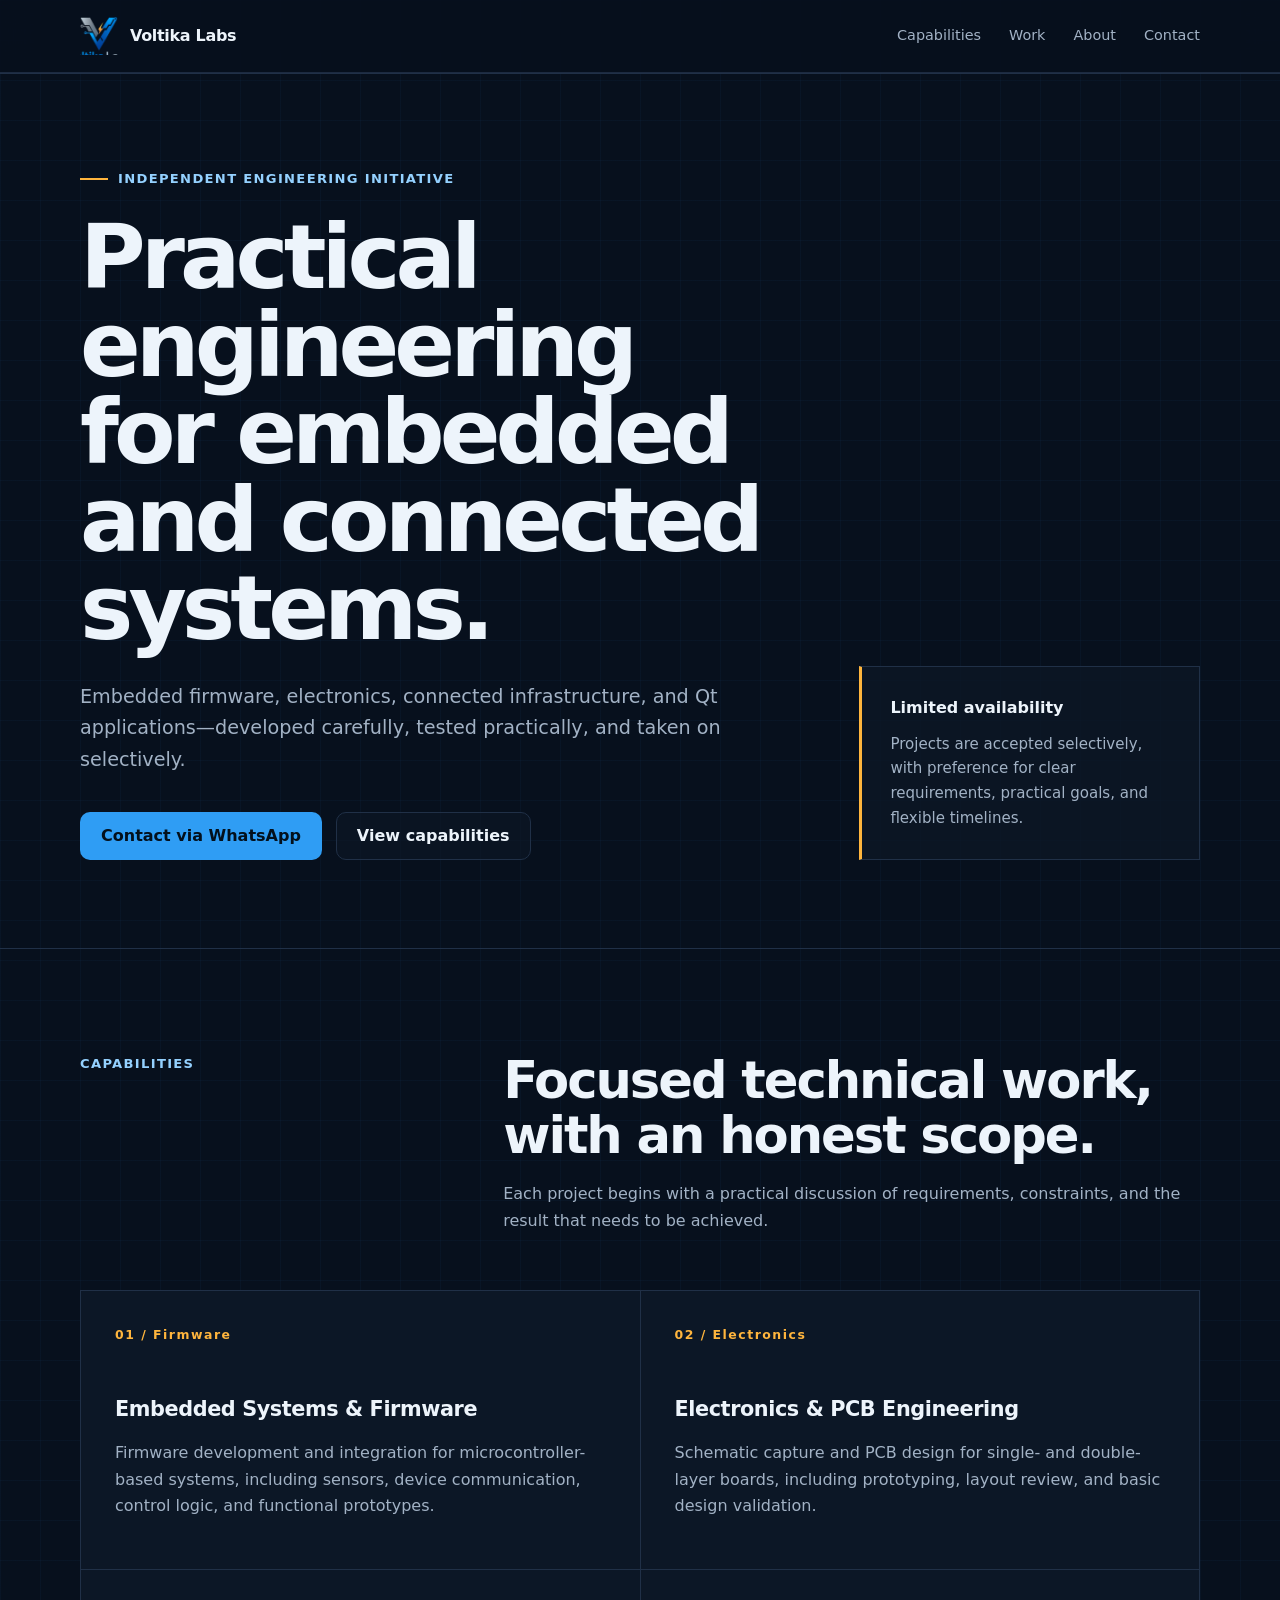
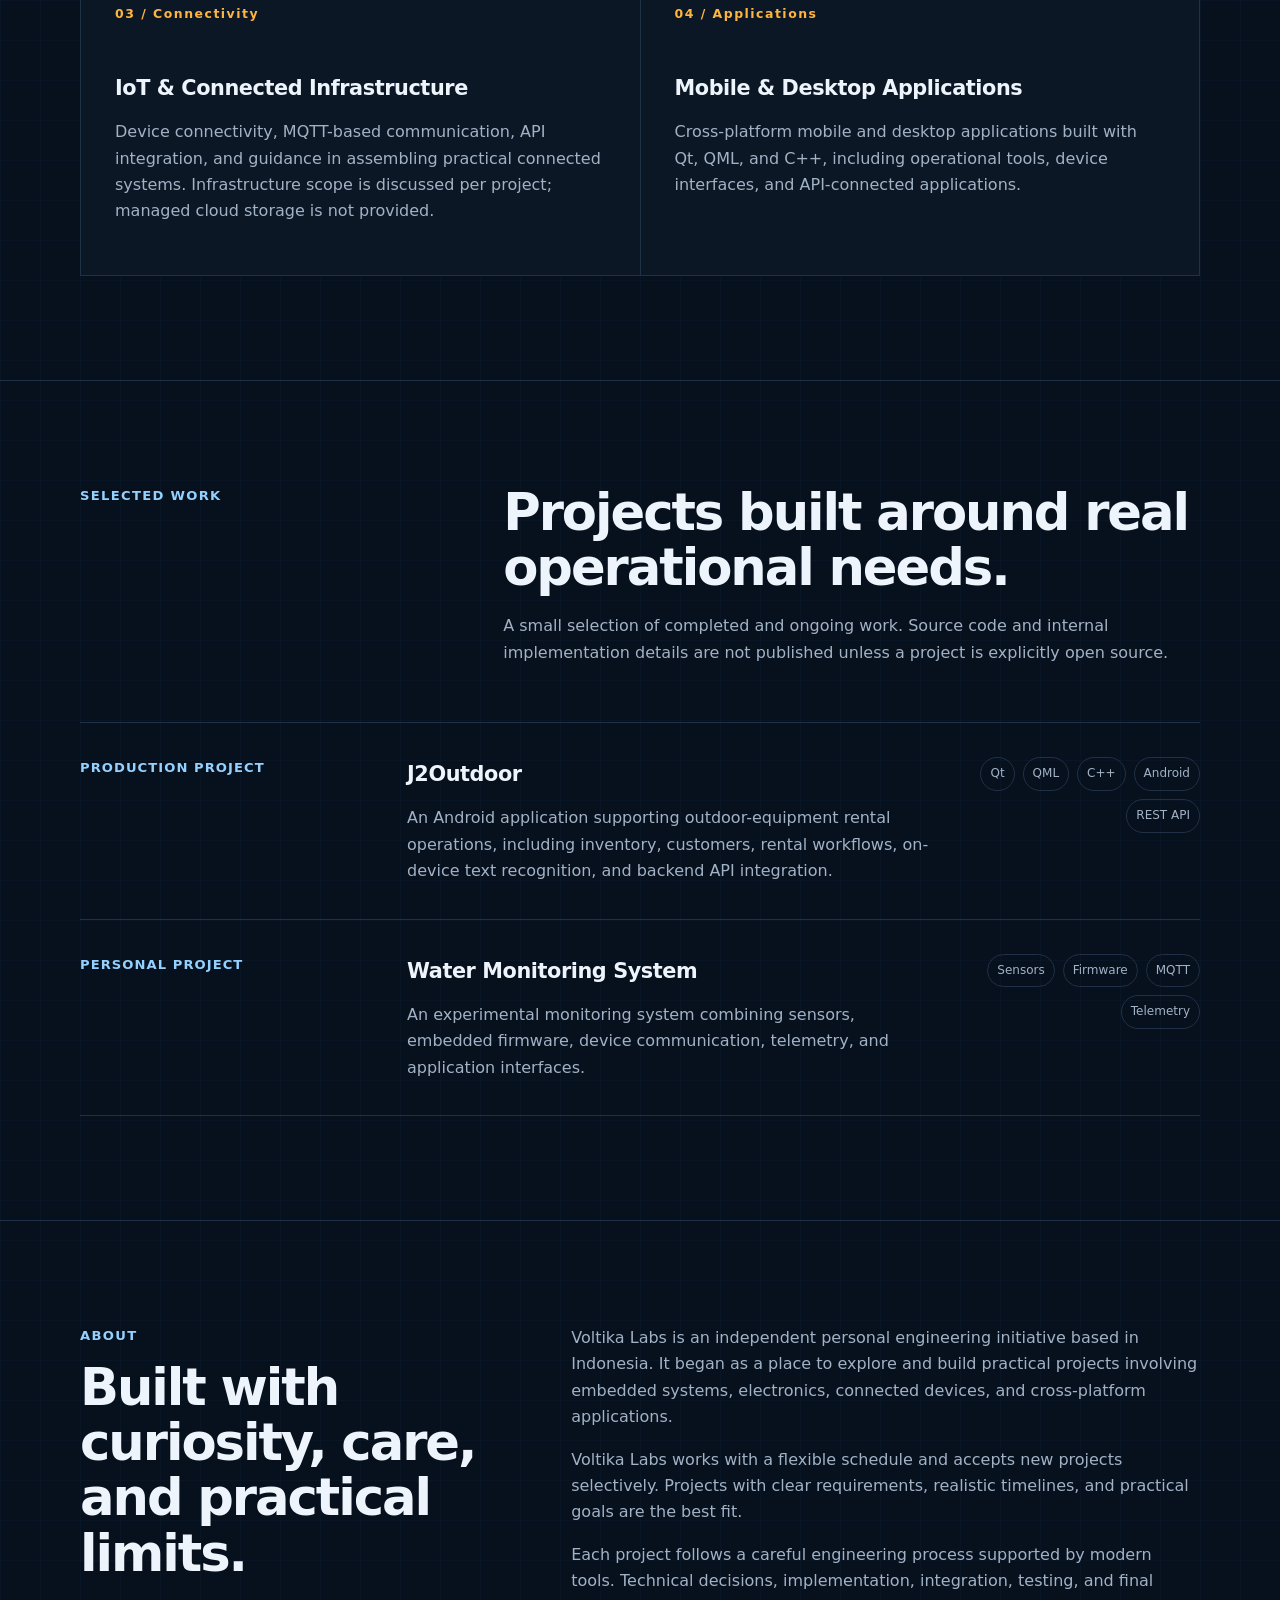
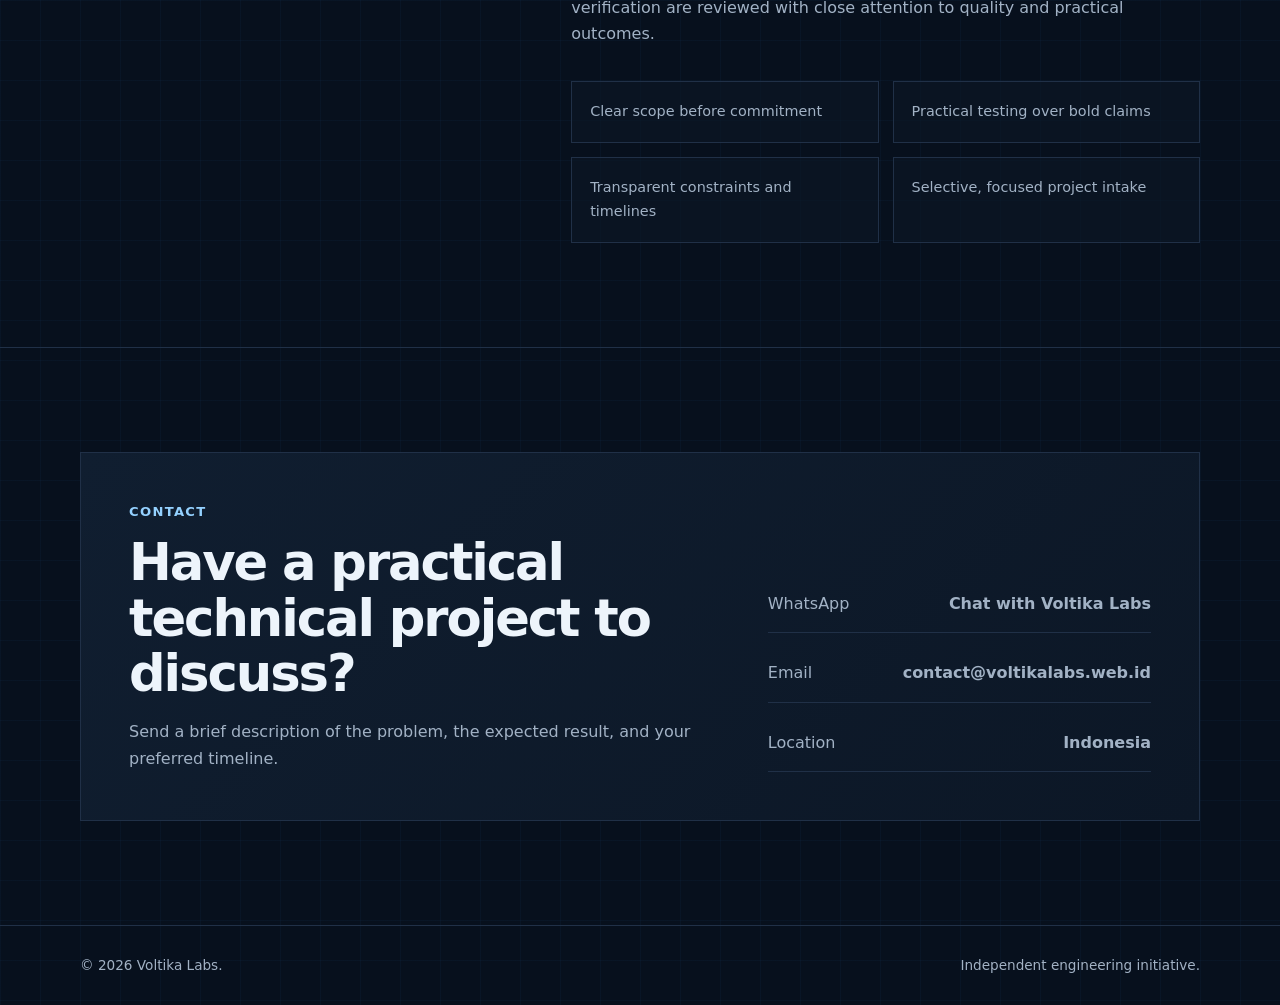
<file: index.html>
<!DOCTYPE html>
<html lang="en">
<head>
  <meta charset="UTF-8" />
  <meta name="viewport" content="width=device-width, initial-scale=1.0" />
  <meta name="description" content="Voltika Labs is an independent engineering initiative focused on embedded firmware, electronics, connected systems, and Qt applications." />
  <meta name="theme-color" content="#07101d" />
  <title>Voltika Labs | Practical Embedded &amp; Connected Systems</title>
  <link rel="icon" href="assets/favicon.ico" />
  <link rel="stylesheet" href="css/site.css?v=20261001-logo" />
</head>

<body>

<header class="site-header">
  <nav class="nav container" aria-label="Primary navigation">
    <a class="brand" href="#top" aria-label="Voltika Labs home">
      <span class="brand-mark" aria-hidden="true">
        <img src="assets/android-chrome-512x512.png" alt="" />
      </span>
      <span>Voltika Labs</span>
    </a>

    <button class="menu-button" type="button" aria-expanded="false" aria-controls="nav-links">Menu</button>

    <div class="nav-links" id="nav-links">
      <a href="#capabilities">Capabilities</a>
      <a href="#work">Work</a>
      <a href="#about">About</a>
      <a href="#contact">Contact</a>
    </div>
  </nav>
</header>

<main id="top">

<section class="hero">
  <div class="hero-layout container">
    <div>
      <p class="eyebrow">Independent engineering initiative</p>
      <h1>Practical engineering for embedded and connected systems.</h1>
      <p class="hero-copy">Embedded firmware, electronics, connected infrastructure, and Qt applications—developed carefully, tested practically, and taken on selectively.</p>
      <div class="actions">
        <a class="button button-primary" href="https://wa.me/6287816545574?text=Hello%20Voltika%20Labs%2C%20I%20would%20like%20to%20discuss%20a%20technical%20project." target="_blank" rel="noopener noreferrer">Contact via WhatsApp</a>
        <a class="button button-secondary" href="#capabilities">View capabilities</a>
      </div>
    </div>

    <aside class="hero-note" aria-label="Availability">
      <strong>Limited availability</strong>
      <p>Projects are accepted selectively, with preference for clear requirements, practical goals, and flexible timelines.</p>
    </aside>
  </div>
</section>

<section id="capabilities">
  <div class="container">
    <div class="section-heading">
      <p class="section-kicker">Capabilities</p>
      <div>
        <h2>Focused technical work, with an honest scope.</h2>
        <p class="section-intro">Each project begins with a practical discussion of requirements, constraints, and the result that needs to be achieved.</p>
      </div>
    </div>

    <div class="capability-grid">
      <article class="capability">
        <span class="capability-number">01 / Firmware</span>
        <h3>Embedded Systems &amp; Firmware</h3>
        <p>Firmware development and integration for microcontroller-based systems, including sensors, device communication, control logic, and functional prototypes.</p>
      </article>

      <article class="capability">
        <span class="capability-number">02 / Electronics</span>
        <h3>Electronics &amp; PCB Engineering</h3>
        <p>Schematic capture and PCB design for single- and double-layer boards, including prototyping, layout review, and basic design validation.</p>
      </article>

      <article class="capability">
        <span class="capability-number">03 / Connectivity</span>
        <h3>IoT &amp; Connected Infrastructure</h3>
        <p>Device connectivity, MQTT-based communication, API integration, and guidance in assembling practical connected systems. Infrastructure scope is discussed per project; managed cloud storage is not provided.</p>
      </article>

      <article class="capability">
        <span class="capability-number">04 / Applications</span>
        <h3>Mobile &amp; Desktop Applications</h3>
        <p>Cross-platform mobile and desktop applications built with Qt, QML, and C++, including operational tools, device interfaces, and API-connected applications.</p>
      </article>
    </div>
  </div>
</section>

<section id="work">
  <div class="container">
    <div class="section-heading">
      <p class="section-kicker">Selected work</p>
      <div>
        <h2>Projects built around real operational needs.</h2>
        <p class="section-intro">A small selection of completed and ongoing work. Source code and internal implementation details are not published unless a project is explicitly open source.</p>
      </div>
    </div>

    <div class="project-list">
      <article class="project">
        <span class="project-label">Production project</span>
        <div>
          <h3>J2Outdoor</h3>
          <p>An Android application supporting outdoor-equipment rental operations, including inventory, customers, rental workflows, on-device text recognition, and backend API integration.</p>
        </div>
        <div class="tags" aria-label="J2Outdoor technologies">
          <span class="tag">Qt</span><span class="tag">QML</span><span class="tag">C++</span><span class="tag">Android</span><span class="tag">REST API</span>
        </div>
      </article>

      <article class="project">
        <span class="project-label">Personal project</span>
        <div>
          <h3>Water Monitoring System</h3>
          <p>An experimental monitoring system combining sensors, embedded firmware, device communication, telemetry, and application interfaces.</p>
        </div>
        <div class="tags" aria-label="Water monitoring technologies">
          <span class="tag">Sensors</span><span class="tag">Firmware</span><span class="tag">MQTT</span><span class="tag">Telemetry</span>
        </div>
      </article>
    </div>
  </div>
</section>

<section id="about">
  <div class="container about-grid">
    <div>
      <p class="section-kicker">About</p>
      <h2>Built with curiosity, care, and practical limits.</h2>
    </div>

    <div class="about-copy">
      <p>Voltika Labs is an independent personal engineering initiative based in Indonesia. It began as a place to explore and build practical projects involving embedded systems, electronics, connected devices, and cross-platform applications.</p>
      <p>Voltika Labs works with a flexible schedule and accepts new projects selectively. Projects with clear requirements, realistic timelines, and practical goals are the best fit.</p>
      <p>Each project follows a careful engineering process supported by modern tools. Technical decisions, implementation, integration, testing, and final verification are reviewed with close attention to quality and practical outcomes.</p>

      <div class="principles" aria-label="Working principles">
        <div class="principle">Clear scope before commitment</div>
        <div class="principle">Practical testing over bold claims</div>
        <div class="principle">Transparent constraints and timelines</div>
        <div class="principle">Selective, focused project intake</div>
      </div>
    </div>
  </div>
</section>

<section id="contact">
  <div class="container">
    <div class="contact-panel">
      <div>
        <p class="section-kicker">Contact</p>
        <h2>Have a practical technical project to discuss?</h2>
        <p class="section-intro">Send a brief description of the problem, the expected result, and your preferred timeline.</p>
      </div>

      <div class="contact-links">
        <a class="contact-link" href="https://wa.me/6287816545574?text=Hello%20Voltika%20Labs%2C%20I%20would%20like%20to%20discuss%20a%20technical%20project." target="_blank" rel="noopener noreferrer"><span>WhatsApp</span><strong>Chat with Voltika Labs</strong></a>
        <a class="contact-link" href="mailto:contact@voltikalabs.web.id?subject=Technical%20Project%20Inquiry"><span>Email</span><strong>contact@voltikalabs.web.id</strong></a>
        <div class="contact-link"><span>Location</span><strong>Indonesia</strong></div>
      </div>
    </div>
  </div>
</section>
</main>

<footer>
  <div class="container footer-row">
    <span>© 2026 Voltika Labs.</span>
    <span>Independent engineering initiative.</span>
  </div>
</footer>

<script>
  const menuButton = document.querySelector('.menu-button');
  const navigation = document.querySelector('.nav-links');

  menuButton.addEventListener('click', () => {
    const isOpen = navigation.classList.toggle('open');
    menuButton.setAttribute('aria-expanded', String(isOpen));
  });

  navigation.querySelectorAll('a').forEach((link) => {
    link.addEventListener('click', () => {
      navigation.classList.remove('open');
      menuButton.setAttribute('aria-expanded', 'false');
    });
  });
</script>

</body>
</html>
</file>
<file: css/site.css>
:root {
  color-scheme: dark;
  --background: #07101d;
  --surface: #0c1726;
  --surface-strong: #101e30;
  --line: #203047;
  --text: #edf4fb;
  --muted: #a2b2c5;
  --blue: #2f9df4;
  --blue-soft: #94d1ff;
  --amber: #ffb53d;
  --max-width: 1120px;
}

* { box-sizing: border-box; }

html {
  scroll-behavior: smooth;
  scroll-padding-top: 88px;
}

body {
  margin: 0;
  background:
    linear-gradient(rgba(47, 157, 244, 0.04) 1px, transparent 1px),
    linear-gradient(90deg, rgba(47, 157, 244, 0.04) 1px, transparent 1px),
    var(--background);
  background-size: 40px 40px;
  color: var(--text);
  font-family: Inter, ui-sans-serif, system-ui, -apple-system, BlinkMacSystemFont, "Segoe UI", sans-serif;
  font-size: 16px;
  line-height: 1.65;
}

a { color: inherit; }

.container {
  width: min(calc(100% - 40px), var(--max-width));
  margin-inline: auto;
}

.site-header {
  position: sticky;
  top: 0;
  z-index: 10;
  border-bottom: 1px solid rgba(32, 48, 71, 0.85);
  background: rgba(7, 16, 29, 0.9);
  backdrop-filter: blur(16px);
}

.nav {
  min-height: 72px;
  display: flex;
  align-items: center;
  justify-content: space-between;
  gap: 24px;
}

.brand {
  display: inline-flex;
  align-items: center;
  gap: 12px;
  text-decoration: none;
  font-weight: 750;
  letter-spacing: -0.02em;
}

.brand-mark {
  width: 38px;
  height: 38px;
  display: block;
  flex: 0 0 38px;
  overflow: hidden;
}

.brand-mark img {
  width: 116px;
  height: 116px;
  max-width: none;
  transform: translate(-39px, -31px);
}

.nav-links {
  display: flex;
  align-items: center;
  gap: 28px;
  color: var(--muted);
  font-size: 0.9rem;
}

.nav-links a { text-decoration: none; transition: color 160ms ease; }
.nav-links a:hover, .nav-links a:focus-visible { color: var(--text); }

.menu-button {
  display: none;
  border: 1px solid var(--line);
  border-radius: 10px;
  background: var(--surface);
  color: var(--text);
  padding: 9px 12px;
  font: inherit;
  cursor: pointer;
}

.hero {
  min-height: calc(100vh - 72px);
  display: grid;
  align-items: center;
  padding: 88px 0;
}

.hero-layout {
  display: grid;
  grid-template-columns: minmax(0, 1.35fr) minmax(280px, 0.65fr);
  gap: 72px;
  align-items: end;
}

.eyebrow, .section-kicker {
  color: var(--blue-soft);
  font-size: 0.82rem;
  font-weight: 700;
  letter-spacing: 0.1em;
  text-transform: uppercase;
}

.eyebrow {
  display: inline-flex;
  align-items: center;
  gap: 10px;
  margin: 0 0 24px;
}

.eyebrow::before { content: ""; width: 28px; height: 2px; background: var(--amber); }
h1, h2, h3, p { margin-top: 0; }

h1 {
  max-width: 820px;
  margin-bottom: 28px;
  font-size: clamp(2.85rem, 7vw, 5.6rem);
  line-height: 0.98;
  letter-spacing: -0.055em;
}

.hero-copy {
  max-width: 700px;
  margin-bottom: 36px;
  color: var(--muted);
  font-size: clamp(1.05rem, 2vw, 1.2rem);
}

.actions { display: flex; flex-wrap: wrap; gap: 14px; }

.button {
  display: inline-flex;
  align-items: center;
  justify-content: center;
  min-height: 48px;
  padding: 0 20px;
  border: 1px solid transparent;
  border-radius: 10px;
  font-weight: 700;
  text-decoration: none;
  transition: transform 160ms ease, background 160ms ease, border-color 160ms ease;
}

.button:hover { transform: translateY(-2px); }
.button-primary { background: var(--blue); color: #03101c; }
.button-primary:hover { background: #55b1f7; }
.button-secondary { border-color: var(--line); background: rgba(12, 23, 38, 0.68); }
.button-secondary:hover { border-color: var(--blue); }

.hero-note {
  padding: 28px;
  border: 1px solid var(--line);
  border-left: 3px solid var(--amber);
  background: rgba(12, 23, 38, 0.78);
}

.hero-note strong { display: block; margin-bottom: 10px; }
.hero-note p { margin: 0; color: var(--muted); font-size: 0.94rem; }
section { padding: 104px 0; border-top: 1px solid var(--line); }

.section-heading {
  display: grid;
  grid-template-columns: minmax(220px, 0.7fr) minmax(0, 1.3fr);
  gap: 48px;
  margin-bottom: 56px;
}

h2 {
  margin-bottom: 18px;
  font-size: clamp(2rem, 4vw, 3.35rem);
  line-height: 1.08;
  letter-spacing: -0.04em;
}

.section-intro { max-width: 700px; margin-bottom: 0; color: var(--muted); }

.capability-grid {
  display: grid;
  grid-template-columns: repeat(2, minmax(0, 1fr));
  gap: 1px;
  border: 1px solid var(--line);
  background: var(--line);
}

.capability { min-height: 270px; padding: 34px; background: var(--surface); }

.capability-number {
  display: block;
  margin-bottom: 46px;
  color: var(--amber);
  font-size: 0.78rem;
  font-weight: 750;
  letter-spacing: 0.12em;
}

h3 { margin-bottom: 14px; font-size: 1.3rem; letter-spacing: -0.02em; }
.capability p, .project p, .about-copy p { color: var(--muted); }
.project-list { border-top: 1px solid var(--line); }

.project {
  display: grid;
  grid-template-columns: 0.7fr 1.3fr auto;
  gap: 40px;
  align-items: start;
  padding: 34px 0;
  border-bottom: 1px solid var(--line);
}

.project-label {
  color: var(--blue-soft);
  font-size: 0.82rem;
  font-weight: 700;
  letter-spacing: 0.08em;
  text-transform: uppercase;
}

.project p { max-width: 640px; margin-bottom: 0; }
.tags { display: flex; flex-wrap: wrap; justify-content: flex-end; gap: 8px; max-width: 220px; }

.tag {
  padding: 6px 9px;
  border: 1px solid var(--line);
  border-radius: 999px;
  color: var(--muted);
  font-size: 0.75rem;
  white-space: nowrap;
}

.about-grid {
  display: grid;
  grid-template-columns: minmax(0, 0.8fr) minmax(0, 1.2fr);
  gap: 72px;
  align-items: start;
}

.about-copy p:last-child { margin-bottom: 0; }
.principles { display: grid; grid-template-columns: repeat(2, minmax(0, 1fr)); gap: 14px; margin-top: 34px; }

.principle {
  padding: 18px;
  border: 1px solid var(--line);
  background: rgba(12, 23, 38, 0.62);
  color: var(--muted);
  font-size: 0.9rem;
}

.contact-panel {
  display: grid;
  grid-template-columns: minmax(0, 1.2fr) minmax(280px, 0.8fr);
  gap: 64px;
  align-items: end;
  padding: 48px;
  border: 1px solid var(--line);
  background: linear-gradient(135deg, var(--surface-strong), var(--surface));
}

.contact-panel h2 { max-width: 650px; }
.contact-links { display: grid; gap: 12px; }

.contact-link {
  display: flex;
  justify-content: space-between;
  gap: 20px;
  padding: 15px 0;
  border-bottom: 1px solid var(--line);
  color: var(--muted);
  text-decoration: none;
}

.contact-link:hover, .contact-link:focus-visible { color: var(--text); border-color: var(--blue); }

footer {
  padding: 28px 0;
  border-top: 1px solid var(--line);
  color: var(--muted);
  font-size: 0.85rem;
}

.footer-row { display: flex; justify-content: space-between; gap: 24px; }
:focus-visible { outline: 3px solid rgba(148, 209, 255, 0.6); outline-offset: 3px; }

@media (max-width: 780px) {
  .menu-button { display: inline-flex; }
  .nav-links {
    position: absolute;
    inset: 72px 0 auto;
    display: none;
    flex-direction: column;
    align-items: stretch;
    gap: 0;
    padding: 12px 20px 20px;
    border-bottom: 1px solid var(--line);
    background: #07101d;
  }
  .nav-links.open { display: flex; }
  .nav-links a { padding: 12px 0; }
  .hero { min-height: auto; }
  .hero-layout, .section-heading, .about-grid, .contact-panel { grid-template-columns: 1fr; gap: 36px; }
  .capability-grid { grid-template-columns: 1fr; }
  .project { grid-template-columns: 1fr; gap: 12px; }
  .tags { justify-content: flex-start; max-width: none; }
  .contact-panel { padding: 30px; }
}

@media (max-width: 520px) {
  .container { width: min(calc(100% - 28px), var(--max-width)); }
  .hero { padding: 72px 0; }
  h1 { font-size: clamp(2.55rem, 15vw, 3.6rem); }
  section { padding: 78px 0; }
  .capability { min-height: 0; padding: 26px; }
  .capability-number { margin-bottom: 32px; }
  .principles { grid-template-columns: 1fr; }
  .footer-row { flex-direction: column; gap: 4px; }
}

@media (prefers-reduced-motion: reduce) {
  html { scroll-behavior: auto; }
  *, *::before, *::after { transition-duration: 0.01ms !important; }
}
</file>
